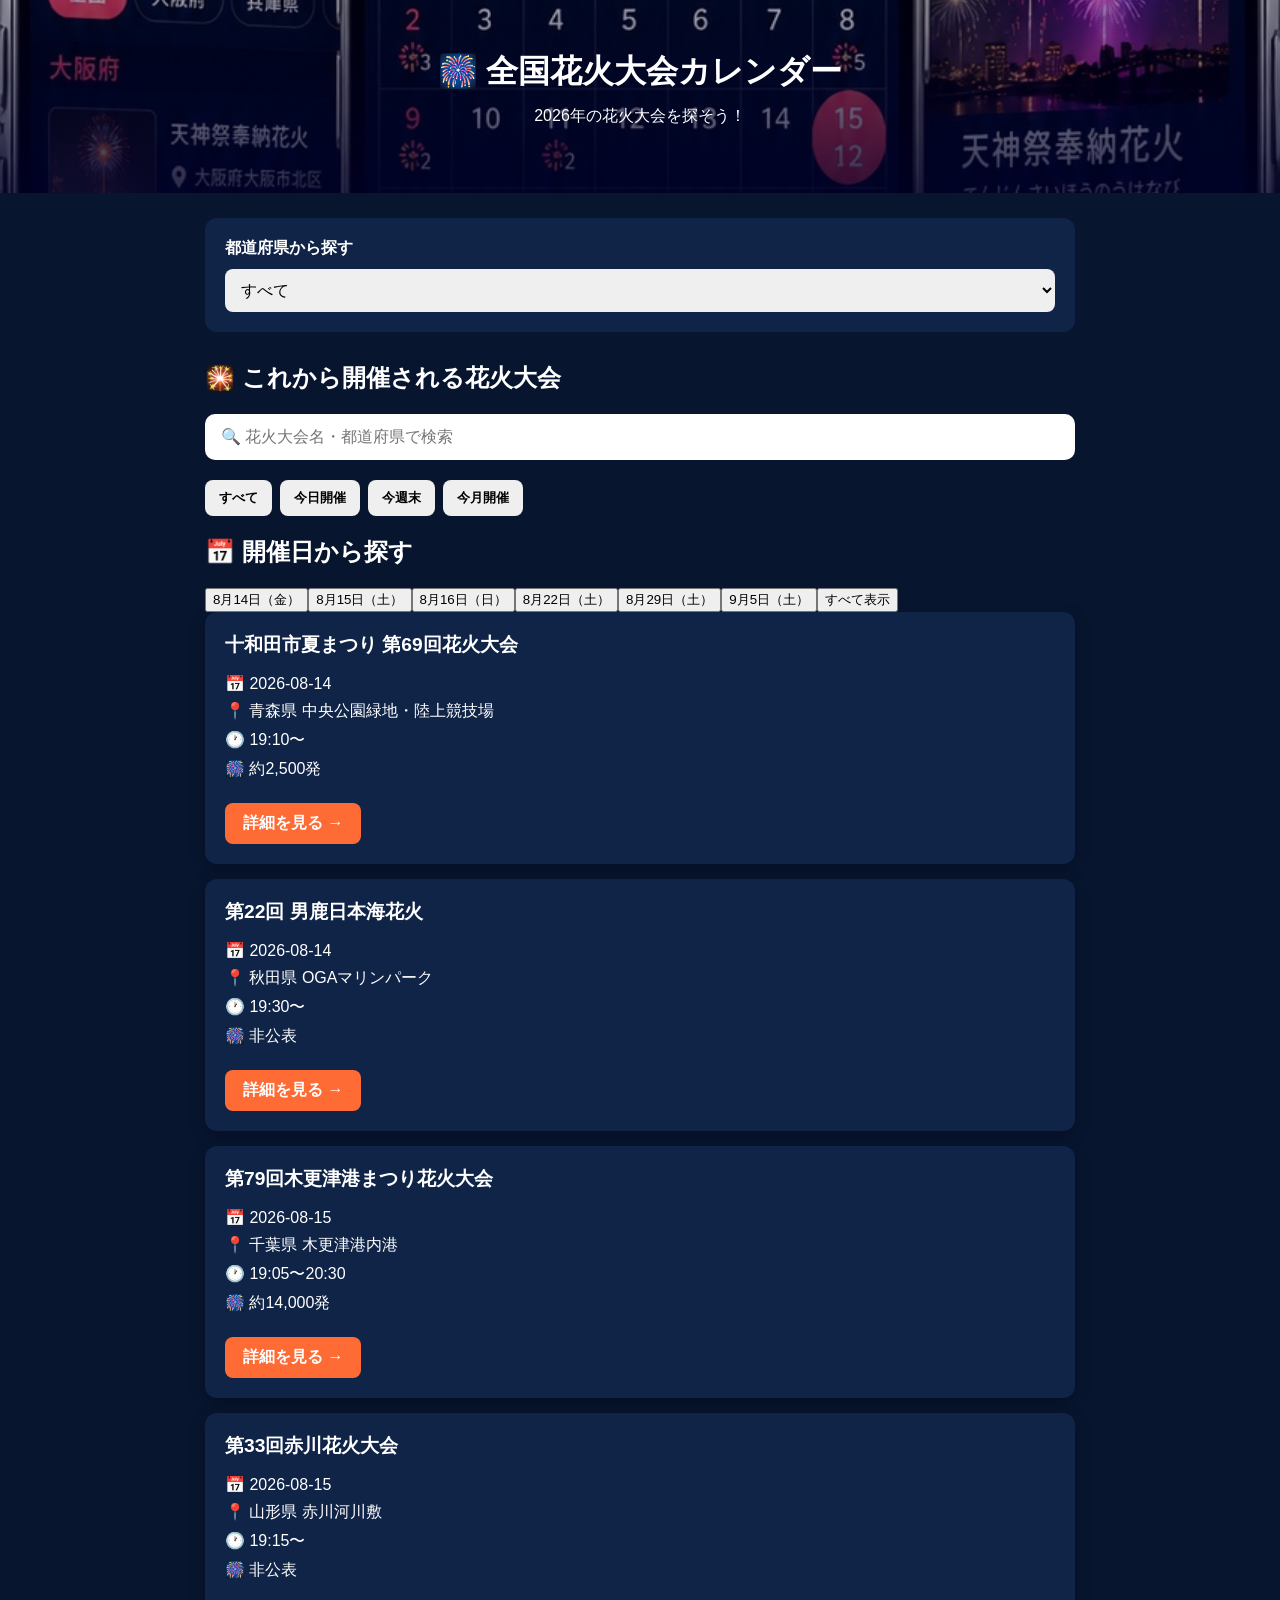
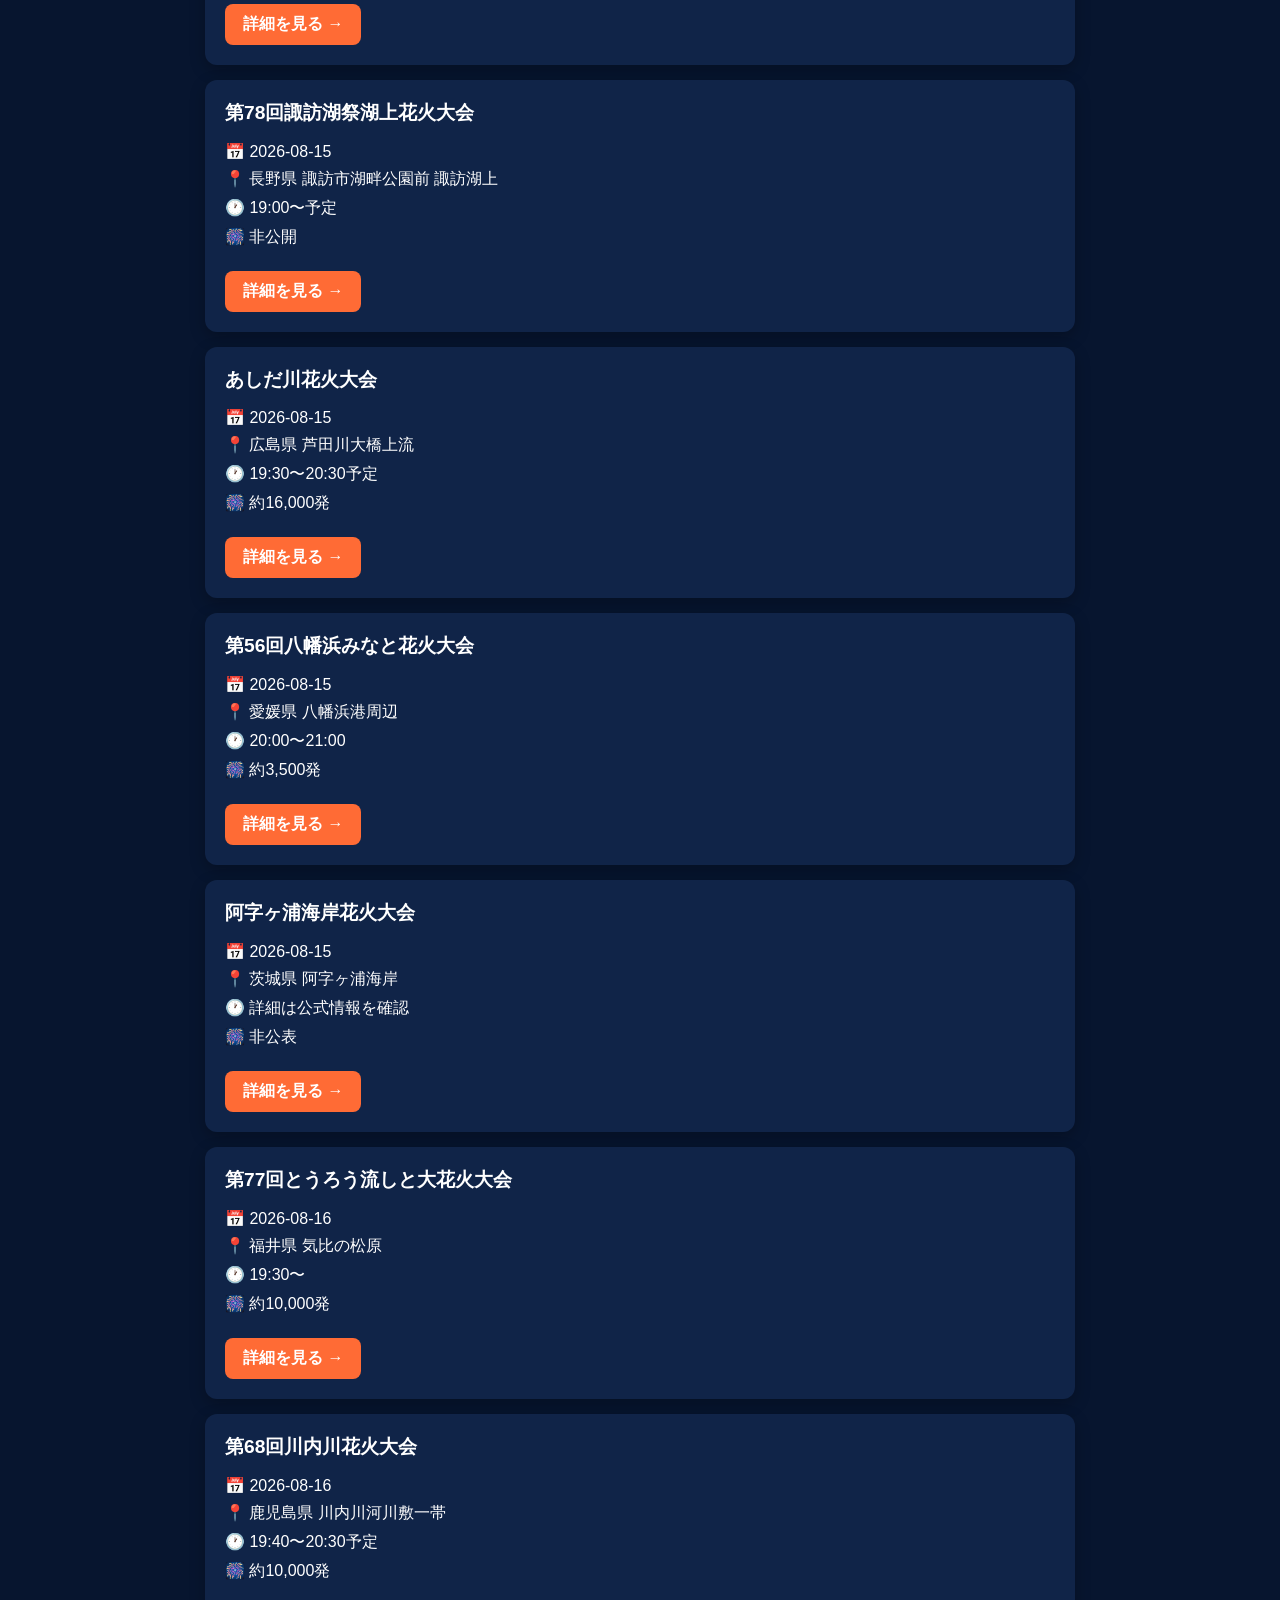
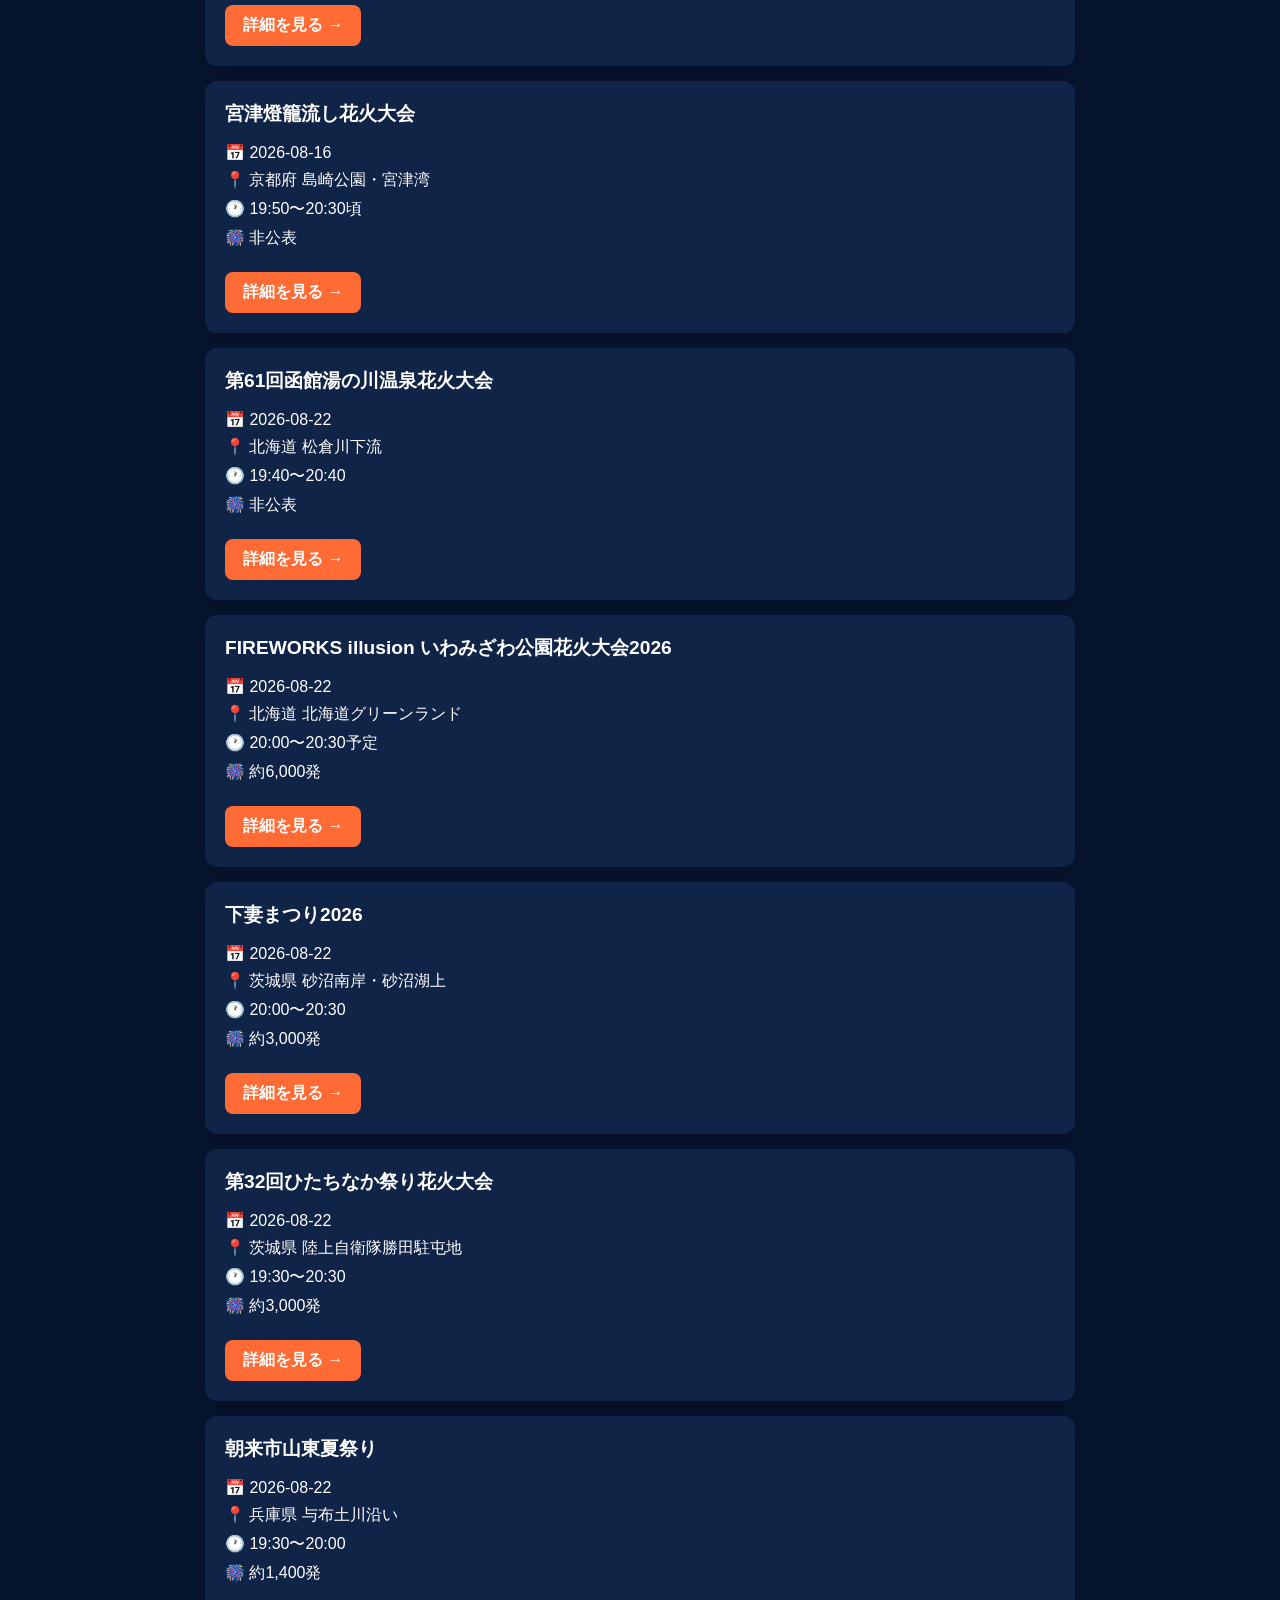
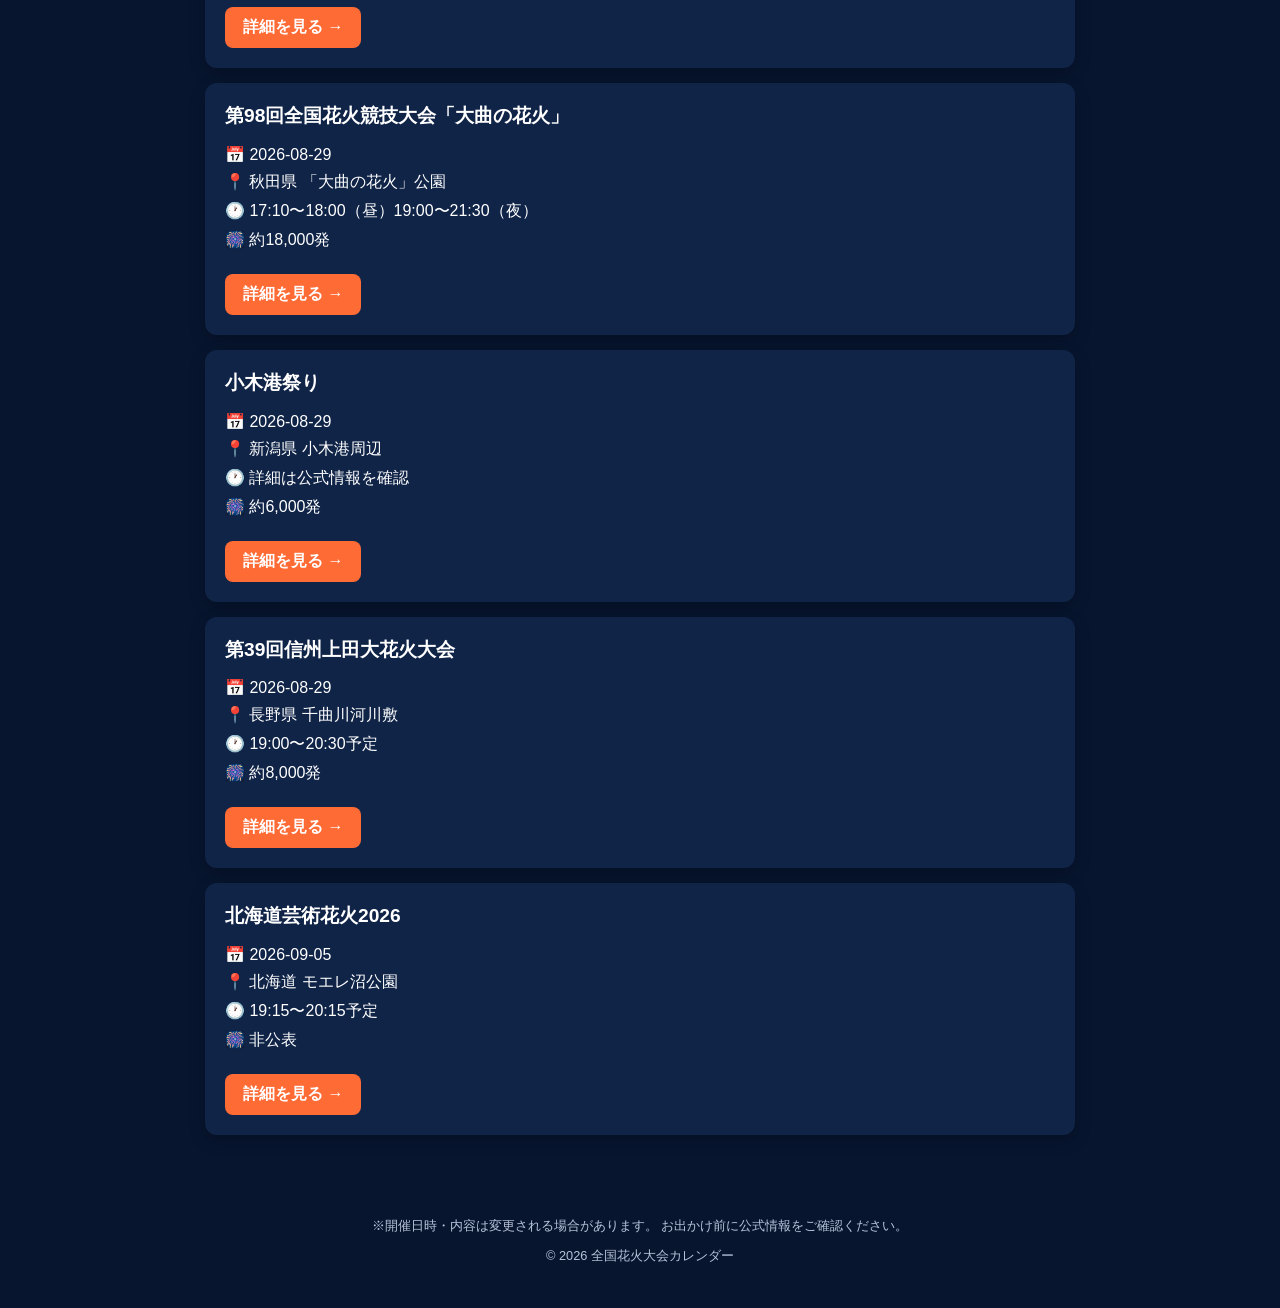
<file: index.html>
<!DOCTYPE html>
<html lang="ja">

<head>
  <meta charset="UTF-8">

<title>全国花火大会カレンダー2026｜8月・9月の花火大会情報</title>

<meta
  name="description"
  content="2026年に開催される全国の花火大会情報を掲載。開催日、会場、打ち上げ数、アクセス、駐車場、有料席、公式サイトなどを確認できます。"
>

<meta
  name="viewport"
  content="width=device-width, initial-scale=1.0"
>

<meta
  name="keywords"
  content="花火大会,2026,花火,夏祭り,8月,9月,全国,花火大会情報"
>

  <link rel="stylesheet" href="style.css">
</head>

<body>

  <header>
    <h1>🎆 全国花火大会カレンダー</h1>
    <p>2026年の花火大会を探そう！</p>
  </header>

  <main>

    <section class="search-box">

      <label for="prefecture-filter">
        都道府県から探す
      </label>

      <select id="prefecture-filter"
              onchange="filterFireworks()">

        <option value="すべて">すべて</option>

        <option value="北海道">北海道</option>
        <option value="青森県">青森県</option>
        <option value="岩手県">岩手県</option>
        <option value="宮城県">宮城県</option>
        <option value="秋田県">秋田県</option>
        <option value="山形県">山形県</option>
        <option value="福島県">福島県</option>

        <option value="茨城県">茨城県</option>
        <option value="千葉県">千葉県</option>

        <option value="福井県">福井県</option>
        <option value="長野県">長野県</option>
        <option value="愛知県">愛知県</option>
        <option value="京都府">京都府</option>
        <option value="大阪府">大阪府</option>
        <option value="兵庫県">兵庫県</option>
        <option value="和歌山県">和歌山県</option>

        <option value="広島県">広島県</option>
        <option value="愛媛県">愛媛県</option>

        <option value="鹿児島県">鹿児島県</option>

      </select>

    </section>

    <section>

      <h2 class="section-title">
        🎇 これから開催される花火大会
      </h2>

<div class="search-area">

  <input
    type="text"
    id="search-input"
    placeholder="🔍 花火大会名・都道府県で検索">

</div>

<div class="filter-area">

  <button onclick="filterByPeriod('all')">
    すべて
  </button>

  <button onclick="filterByPeriod('today')">
    今日開催
  </button>

  <button onclick="filterByPeriod('weekend')">
    今週末
  </button>

  <button onclick="filterByPeriod('month')">
    今月開催
  </button>

</div>

<h2>📅 開催日から探す</h2>

<div
  id="date-filter-buttons"
  class="date-filter-buttons">
</div>
      
      <div id="fireworks-list"></div>

    </section>

  </main>

  <footer>
    <p>
      ※開催日時・内容は変更される場合があります。
      お出かけ前に公式情報をご確認ください。
    </p>

    <p>
      © 2026 全国花火大会カレンダー
    </p>
  </footer>

  <script src="app.js"></script>

</body>

</html>
</file>
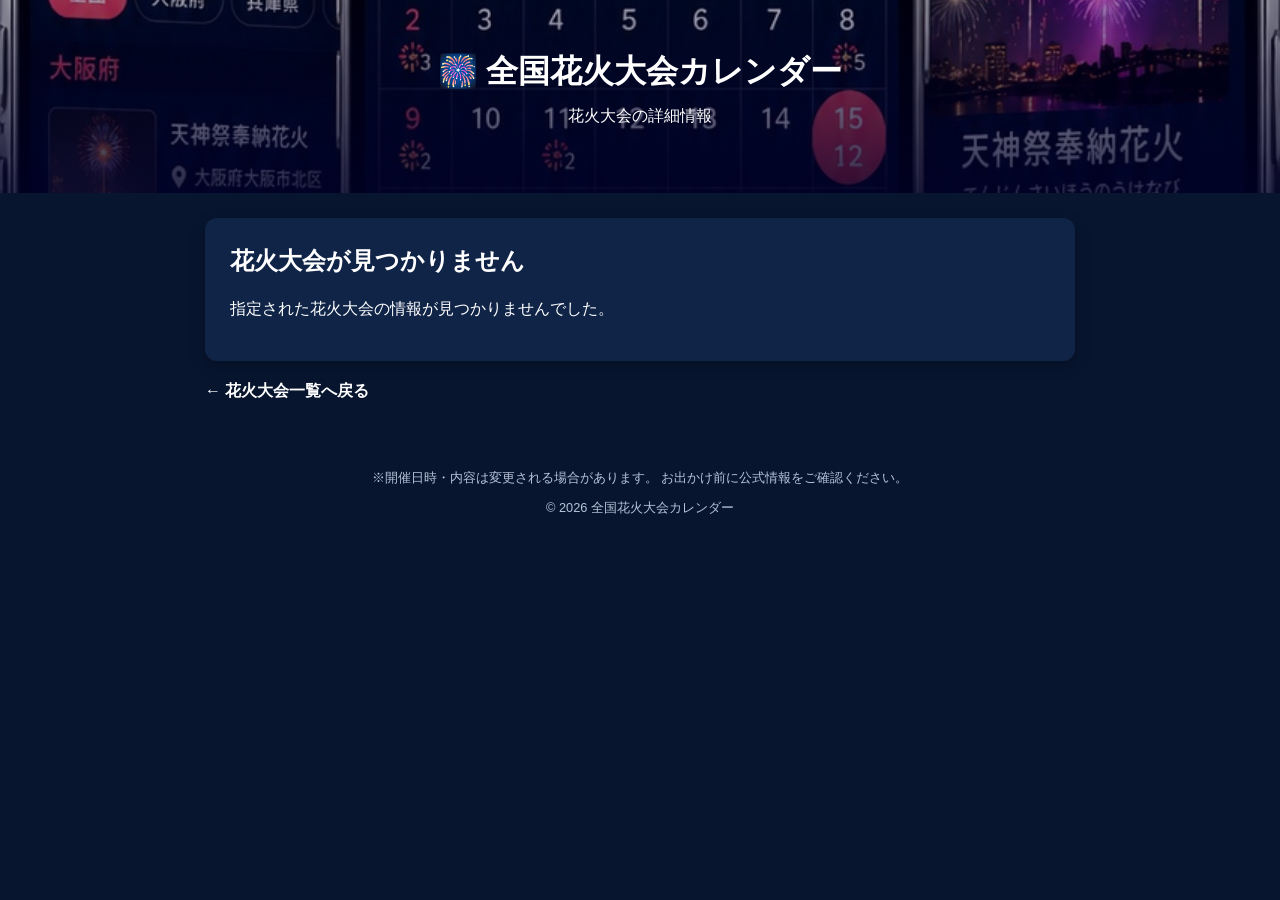
<file: detail.html>
<!DOCTYPE html>
<html lang="ja">

<head>
  <meta charset="UTF-8">

  <meta name="viewport"
        content="width=device-width, initial-scale=1.0">

<title>全国花火大会カレンダー2026</title>

<meta
  id="meta-description"
  name="description"
  content="2026年の全国花火大会の詳細情報を掲載しています。開催日、会場、アクセス、駐車場、公式サイトなどをご確認いただけます。"
>

  <link rel="stylesheet" href="style.css">
</head>

<body>

  <header>
    <h1>🎆 全国花火大会カレンダー</h1>
    <p>花火大会の詳細情報</p>
  </header>

  <main>

    <div id="firework-detail">

      <p>花火大会情報を読み込んでいます...</p>

    </div>

    <a href="index.html" class="back-button">
      ← 花火大会一覧へ戻る
    </a>

  </main>

  <footer>

    <p>
      ※開催日時・内容は変更される場合があります。
      お出かけ前に公式情報をご確認ください。
    </p>

    <p>
      © 2026 全国花火大会カレンダー
    </p>

  </footer>

  <script src="app.js"></script>

</body>

</html>
</file>
<file: style.css>
* {
  box-sizing: border-box;
}

body {
  margin: 0;
  font-family:
    -apple-system,
    BlinkMacSystemFont,
    "Helvetica Neue",
    "Yu Gothic",
    sans-serif;

  background: #07152f;
  color: #ffffff;
}

header {
  text-align: center;
  padding: 50px 20px;

  background:
    linear-gradient(
      rgba(0, 0, 40, 0.35),
      rgba(0, 0, 40, 0.8)
    ),
    url("assets/fireworks-bg.jpeg");

  background-size: cover;
  background-position: center;
}

header h1 {
  margin: 0;
  font-size: 2rem;
}

header p {
  margin-top: 12px;
}

main {
  max-width: 900px;
  margin: auto;
  padding: 25px 15px;
}

.search-box {
  background: #102448;
  padding: 20px;
  border-radius: 12px;
  margin-bottom: 30px;
}

.search-box label {
  display: block;
  margin-bottom: 10px;
  font-weight: bold;
}

select {
  width: 100%;
  padding: 12px;
  border-radius: 8px;
  border: none;
  font-size: 16px;
}

.section-title {
  margin-bottom: 20px;
}

.firework-card {
  background: #102448;
  border-radius: 12px;

  padding: 20px;
  margin-bottom: 15px;

  box-shadow:
    0 5px 15px rgba(0, 0, 0, 0.25);
}

.firework-card h2 {
  margin-top: 0;
  font-size: 1.2rem;
}

.firework-card p {
  margin: 8px 0;
}

footer {
  text-align: center;

  padding: 30px 15px;

  font-size: 0.8rem;

  color: #b8c3d9;
}

.detail-button {
  display: inline-block;

  margin-top: 15px;

  padding: 10px 18px;

  background: #ff6b35;

  color: #ffffff;

  text-decoration: none;

  border-radius: 8px;

  font-weight: bold;
}

.detail-button:hover {
  opacity: 0.85;
}

.detail-card {
  background: #102448;

  padding: 25px;

  border-radius: 12px;

  box-shadow:
    0 5px 15px rgba(0, 0, 0, 0.25);
}

.detail-card h2 {
  margin-top: 0;

  font-size: 1.5rem;

  line-height: 1.5;
}

.detail-item {
  border-top: 1px solid #304365;

  padding: 15px 0;

  display: flex;

  flex-direction: column;

  gap: 5px;
}

.detail-item span {
  color: #b8c3d9;

  font-size: 0.9rem;
}

.detail-item strong {
  font-size: 1rem;
}

.back-button {
  display: inline-block;

  margin-top: 20px;

  color: #ffffff;

  text-decoration: none;

  font-weight: bold;
}

.back-button:hover {
  text-decoration: underline;
}

.official-site {
  margin-top: 25px;
  text-align: center;
}

.official-button {
  display: inline-block;

  padding: 13px 22px;

  background: #ff6b35;

  color: #ffffff;

  text-decoration: none;

  border-radius: 8px;

  font-weight: bold;

  transition: opacity 0.2s;
}

.official-button:hover {
  opacity: 0.8;
}/* 駐車場情報 */
.detail-item {
  margin-bottom: 15px;
}

/* 公式サイトボタン */
.official-site {
  margin-top: 30px;
  text-align: center;
}

.official-button {
  display: inline-block;
  padding: 14px 24px;
  background: #ff6b35;
  color: #ffffff;
  text-decoration: none;
  border-radius: 10px;
  font-weight: bold;
  font-size: 1rem;
  transition: 0.2s;
}

.official-button:hover {
  opacity: 0.8;
  transform: translateY(-1px);
}

.search-area {
  margin: 20px 0;
}

#search-input {
  width: 100%;
  box-sizing: border-box;

  padding: 14px 16px;

  border: none;
  border-radius: 10px;

  font-size: 16px;

  background: #ffffff;
  color: #222222;

  outline: none;
}

#search-input:focus {
  box-shadow: 0 0 0 3px rgba(255, 107, 53, 0.35);
}

.filter-area {
  display: flex;
  flex-wrap: wrap;
  gap: 8px;
  margin: 15px 0 20px;
}

.filter-area button {
  padding: 9px 14px;
  border: none;
  border-radius: 8px;
  cursor: pointer;
  font-weight: bold;
}

.filter-area button:hover {
  opacity: 0.8;
}

/* =================================
   花火大会詳細ページ画像
================================= */

.hanabi-image {
  width: 100%;
  max-width: 800px;
  height: auto;
  display: block;
  margin: 0 auto 20px;
  border-radius: 12px;
  object-fit: cover;
}
</file>
